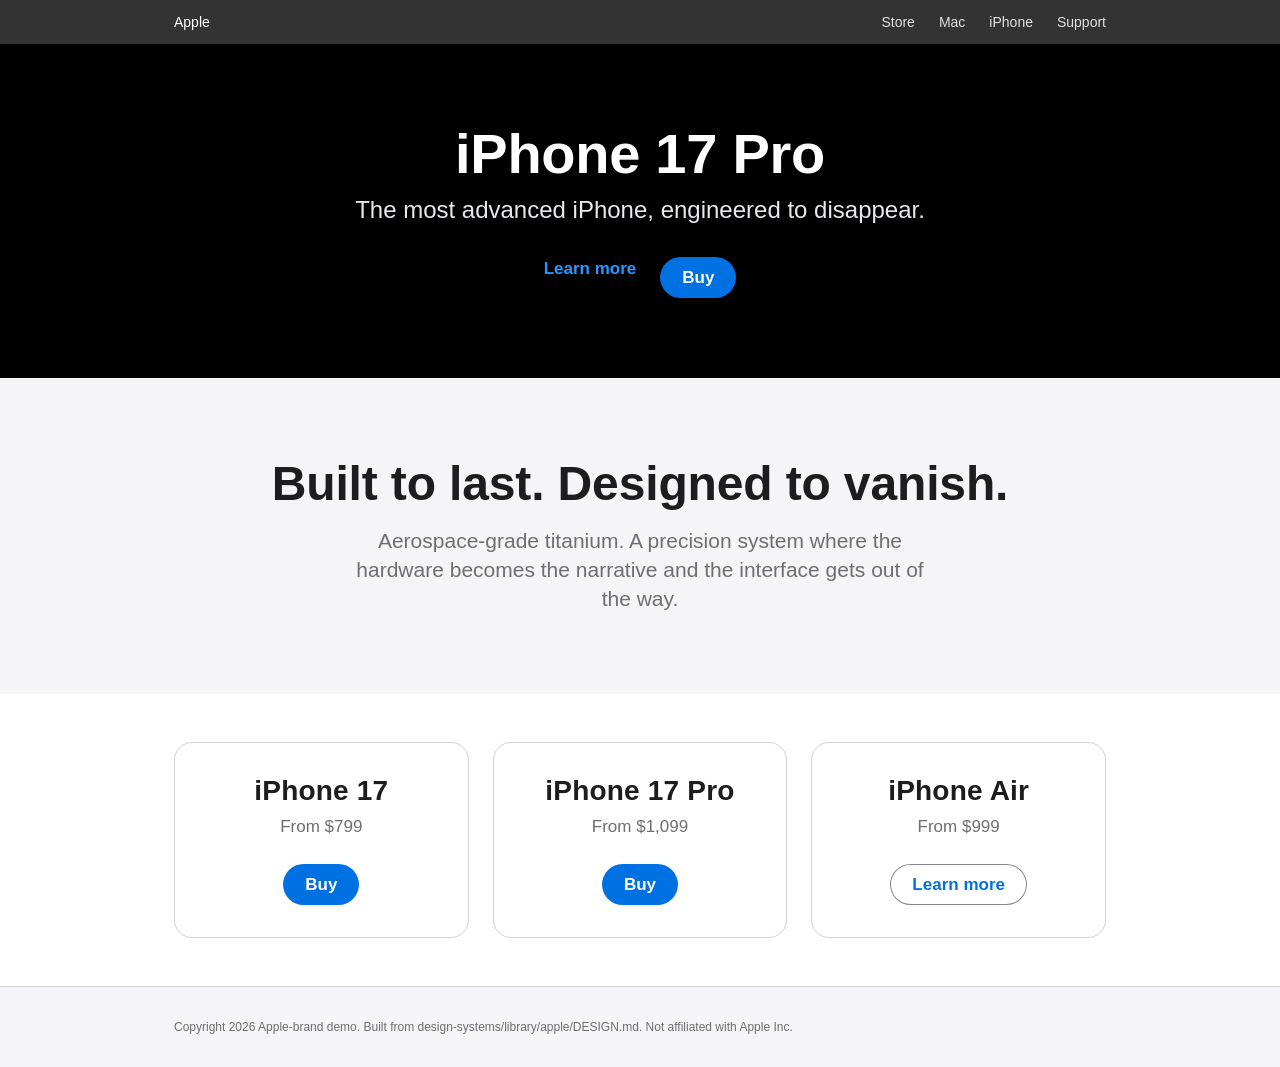
<file: .cursor/skills/ux-ui-agent-skills/kit/examples/apple-demo/index.html>
<!doctype html>
<html lang="en">
<head>
<meta charset="utf-8" />
<meta name="viewport" content="width=device-width, initial-scale=1" />
<title>Apple-brand demo - built from design-systems/library/apple/DESIGN.md</title>
<style>
/* === tokens straight from apple/DESIGN.md === */
:root{
  --black:#000000;--pale:#f5f5f7;--white:#ffffff;--ink:#1d1d1f;
  --graphite:#272729;
  --action:#0071e3;--action-hover:#0066cc;--link:#0066cc;--link-on-dark:#2997ff;
  --text-secondary:#6e6e73;--border-soft:#d2d2d7;--border-mid:#86868b;
  --font-display:"SF Pro Display","SF Pro Icons","Helvetica Neue",Helvetica,Arial,sans-serif;
  --font-text:"SF Pro Text","SF Pro Icons","Helvetica Neue",Helvetica,Arial,sans-serif;
  --radius-pill:980px;--radius-card:18px;
  --space-2:8px;--space-3:12px;--space-4:16px;--space-6:24px;--space-8:32px;--space-12:48px;--space-20:80px;
}
*{box-sizing:border-box;margin:0}
body{font-family:var(--font-text);color:var(--ink);background:var(--white);-webkit-font-smoothing:antialiased}
.wrap{max-inline-size:980px;margin-inline:auto;padding-inline:var(--space-6)}
/* pill button - Apple signature capsule */
.btn{display:inline-flex;align-items:center;gap:var(--space-2);font:600 17px/1 var(--font-text);
  padding:12px 22px;border:0;border-radius:var(--radius-pill);cursor:pointer;
  background:var(--action);color:var(--white);text-decoration:none}
.btn:hover{background:var(--action-hover)}
.btn:focus-visible{outline:3px solid var(--action);outline-offset:3px}
.btn--ghost{background:transparent;color:var(--action);box-shadow:inset 0 0 0 1px var(--border-mid)}
.btn--ghost:hover{background:var(--pale);color:var(--link)}
.link{color:var(--link);text-decoration:none;font:600 17px/1.4 var(--font-text)}
.link:hover{text-decoration:underline}
.link--on-dark{color:var(--link-on-dark)}
/* nav */
.nav{background:rgba(0,0,0,.8);backdrop-filter:saturate(180%) blur(20px);color:var(--white);position:sticky;top:0;z-index:9}
.nav .wrap{display:flex;align-items:center;justify-content:space-between;height:44px;font:400 14px/1 var(--font-text)}
.nav a{color:var(--white);text-decoration:none;opacity:.85}.nav a:hover{opacity:1}
/* hero - black cinematic chapter */
.hero{background:var(--black);color:var(--white);text-align:center;padding-block:var(--space-20)}
.hero h1{font:600 56px/1.07 var(--font-display);letter-spacing:-.28px}
.hero p{font:400 24px/1.2 var(--font-display);margin-top:var(--space-3);color:#e8e8ed}
.hero .actions{display:flex;gap:var(--space-6);justify-content:center;margin-top:var(--space-8)}
/* pale feature band */
.band{background:var(--pale);color:var(--ink);text-align:center;padding-block:var(--space-20)}
.band h2{font:600 48px/1.08 var(--font-display);letter-spacing:-.144px}
.band p{font:400 21px/1.4 var(--font-text);color:var(--text-secondary);margin-top:var(--space-4);max-inline-size:600px;margin-inline:auto}
/* product grid (white retail surface) */
.grid{display:grid;gap:var(--space-6);grid-template-columns:1fr;padding-block:var(--space-12)}
@media(min-width:734px){.grid{grid-template-columns:repeat(3,1fr)}}
.card{background:var(--white);border:1px solid var(--border-soft);border-radius:var(--radius-card);padding:var(--space-8);text-align:center}
.card h3{font:600 28px/1.14 var(--font-display);letter-spacing:.196px}
.card .price{font:400 17px/1.47 var(--font-text);color:var(--text-secondary);margin-block:var(--space-2) var(--space-6)}
.foot{background:var(--pale);color:var(--text-secondary);font:400 12px/1.4 var(--font-text);padding-block:var(--space-8);border-top:1px solid var(--border-soft)}
</style>
</head>
<body>
<nav class="nav"><div class="wrap"><span>Apple</span><span style="display:flex;flex-wrap:wrap;justify-content:flex-end;gap:var(--space-6);min-inline-size:0"><a href="#">Store</a><a href="#">Mac</a><a href="#">iPhone</a><a href="#">Support</a></span></div></nav>

<header class="hero">
  <div class="wrap">
    <h1>iPhone 17 Pro</h1>
    <p>The most advanced iPhone, engineered to disappear.</p>
    <div class="actions">
      <a class="link link--on-dark" href="#">Learn more</a>
      <a class="btn" href="#">Buy</a>
    </div>
  </div>
</header>

<section class="band">
  <div class="wrap">
    <h2>Built to last. Designed to vanish.</h2>
    <p>Aerospace-grade titanium. A precision system where the hardware becomes the narrative and the interface gets out of the way.</p>
  </div>
</section>

<section class="wrap">
  <div class="grid">
    <div class="card"><h3>iPhone 17</h3><div class="price">From $799</div><a class="btn" href="#">Buy</a></div>
    <div class="card"><h3>iPhone 17 Pro</h3><div class="price">From $1,099</div><a class="btn" href="#">Buy</a></div>
    <div class="card"><h3>iPhone Air</h3><div class="price">From $999</div><a class="btn btn--ghost" href="#">Learn more</a></div>
  </div>
</section>

<footer class="foot"><div class="wrap">Copyright 2026 Apple-brand demo. Built from design-systems/library/apple/DESIGN.md. Not affiliated with Apple Inc.</div></footer>
</body>
</html>
</file>
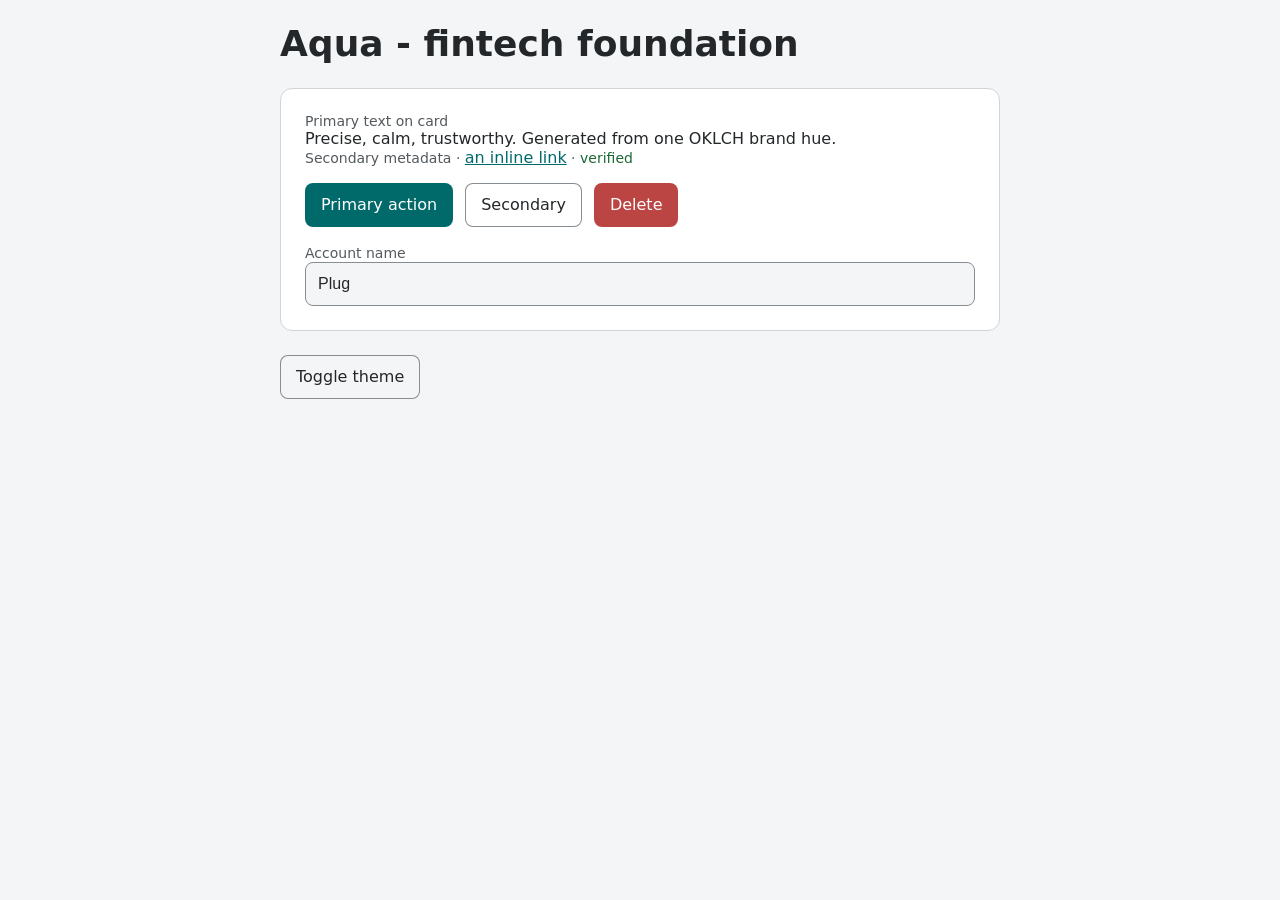
<file: .cursor/skills/ux-ui-agent-skills/kit/examples/brandkit-demo/index.html>
<!doctype html>
<html lang="en" data-theme="light">
<head>
<meta charset="utf-8" />
<meta name="viewport" content="width=device-width, initial-scale=1" />
<title>brandkit-demo - generated foundation, verified</title>
<link rel="stylesheet" href="theme.css" />
<style>
  *{box-sizing:border-box;margin:0}
  body{font-family:var(--font-sans);background:var(--color-surface-page);color:var(--color-text-primary);padding:var(--space-6)}
  .wrap{max-inline-size:720px;margin-inline:auto;display:grid;gap:var(--space-6)}
  .h{font-size:var(--text-4xl);font-weight:700;line-height:1.1}
  .card{background:var(--color-surface-card);border:1px solid var(--color-border-default);border-radius:var(--radius-card);padding:var(--space-6);display:grid;gap:var(--space-4)}
  .label{font-size:var(--text-sm);color:var(--color-text-secondary)}
  .link{color:var(--color-text-link);font-size:var(--text-base)}
  .row{display:flex;gap:var(--space-3);flex-wrap:wrap}
  .btn{height:var(--size-control-md);padding-inline:var(--space-4);border:0;border-radius:var(--radius-button);font:500 var(--text-base)/1 var(--font-sans);cursor:pointer;
    background:var(--color-action-primary);color:var(--color-text-on-action)}
  .btn:hover{background:var(--color-action-primary-hover)}
  .btn:focus-visible{outline:none;box-shadow:var(--shadow-focus-ring)}
  .btn--secondary{background:transparent;color:var(--color-text-primary);box-shadow:inset 0 0 0 1px var(--color-border-strong)}
  .btn--secondary:hover{background:var(--color-surface-raised)}
  .btn--secondary:focus-visible{box-shadow:inset 0 0 0 1px var(--color-border-strong),var(--shadow-focus-ring)}
  .btn--danger{background:var(--color-action-danger);color:var(--color-text-on-action)}
  .btn--danger:hover{background:var(--color-action-danger-hover)}
  .ok{color:var(--color-feedback-success);font-size:var(--text-sm)}
  .field input{height:var(--size-control-md);padding-inline:var(--space-3);border:1px solid var(--color-border-strong);border-radius:var(--radius-button);background:var(--color-surface-page);color:var(--color-text-primary);font-size:var(--text-base);inline-size:100%}
</style>
</head>
<body>
<div class="wrap">
  <h1 class="h">Aqua - fintech foundation</h1>
  <div class="card">
    <div>
      <div class="label">Primary text on card</div>
      <p>Precise, calm, trustworthy. Generated from one OKLCH brand hue.</p>
      <div class="label">Secondary metadata · <a class="link" href="#">an inline link</a> · <span class="ok">verified</span></div>
    </div>
    <div class="row">
      <button class="btn">Primary action</button>
      <button class="btn btn--secondary">Secondary</button>
      <button class="btn btn--danger">Delete</button>
    </div>
    <div class="field">
      <label class="label" for="acct">Account name</label>
      <input id="acct" value="Plug" />
    </div>
  </div>
  <button class="btn btn--secondary" id="t" style="justify-self:start">Toggle theme</button>
</div>
<script>
  const r=document.documentElement;
  document.getElementById('t').onclick=()=>r.setAttribute('data-theme',r.getAttribute('data-theme')==='dark'?'light':'dark');
</script>
</body>
</html>
</file>
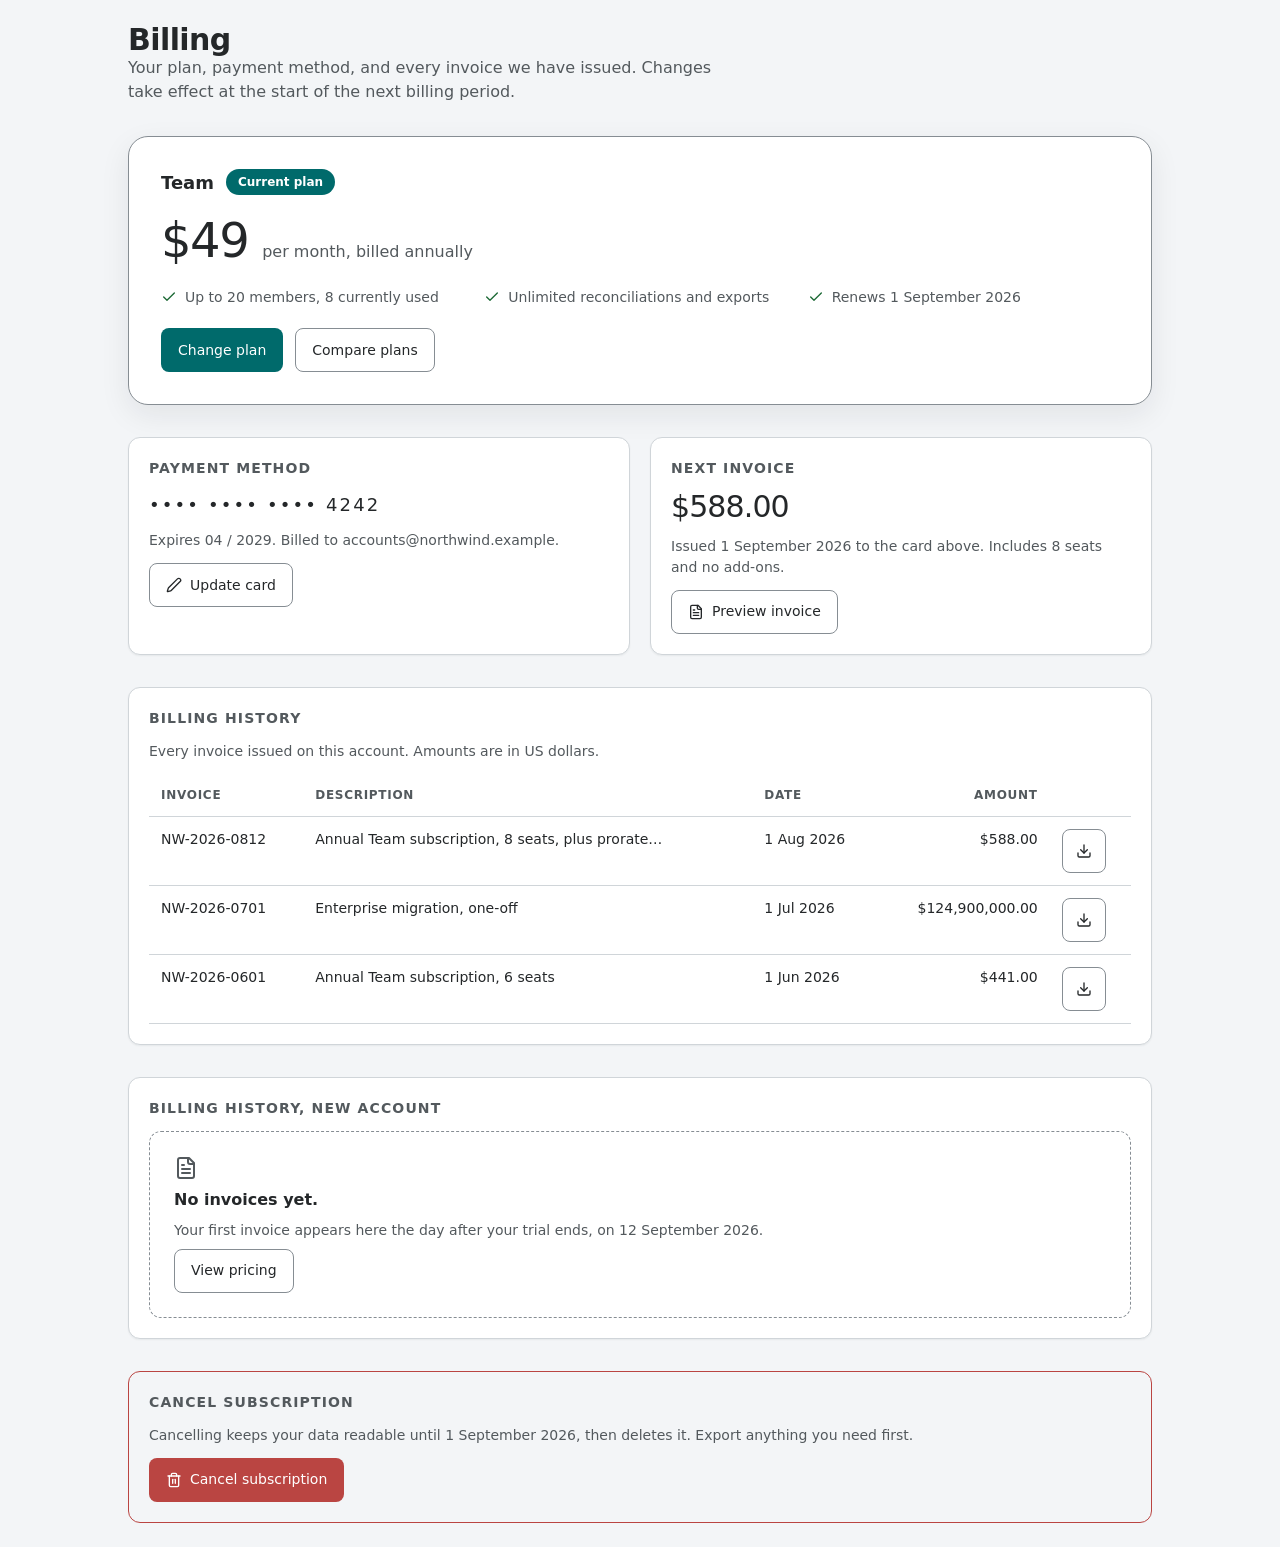
<file: .cursor/skills/ux-ui-agent-skills/kit/evals/out/billing-settings/index.html>
<!doctype html>
<html lang="en" data-theme="light">
<head>
<meta charset="utf-8" />
<meta name="viewport" content="width=device-width, initial-scale=1" />
<title>Billing - Northwind</title>
<link rel="stylesheet" href="../../../examples/brandkit-demo/theme.css" />
<style>
  *{box-sizing:border-box;margin:0}
  body{font-family:var(--font-sans);background:var(--color-surface-page);color:var(--color-text-primary);
    line-height:var(--leading-normal);padding:var(--space-6)}
  .page{max-inline-size:64rem;margin-inline:auto;display:grid;grid-template-columns:minmax(0,1fr);gap:var(--space-8)}
  .lede{color:var(--color-text-secondary);max-inline-size:60ch}
  h1{font-size:var(--text-3xl);line-height:var(--leading-tight);letter-spacing:-0.02em}
  h2{font-size:var(--text-lg);line-height:var(--leading-snug)}
  h3{font-size:var(--text-sm);font-weight:600;color:var(--color-text-secondary);
    text-transform:uppercase;letter-spacing:0.08em}

  /* One loud panel, then quieter ones: the plan is the focal point of this page. */
  .plan{background:var(--color-surface-card);border:1px solid var(--color-border-strong);
    border-radius:var(--radius-lg);padding:var(--space-8);box-shadow:var(--shadow-md);
    display:grid;grid-template-columns:minmax(0,1fr);gap:var(--space-5)}
  .plan__price{font-size:var(--text-5xl);line-height:var(--leading-tight);letter-spacing:-0.03em}
  .plan__price span{font-size:var(--text-base);color:var(--color-text-secondary);letter-spacing:normal}
  .plan__meta{display:flex;flex-wrap:wrap;gap:var(--space-3);align-items:center}
  .feature{display:flex;gap:var(--space-2);align-items:flex-start;font-size:var(--text-sm);
    color:var(--color-text-secondary)}
  .feature svg{color:var(--color-feedback-success);flex:none;margin-block-start:0.125rem}

  .panels{display:grid;gap:var(--space-5);grid-template-columns:repeat(auto-fit,minmax(min(18rem,100%),1fr))}
  .panel{background:var(--color-surface-card);border:1px solid var(--color-border-default);
    border-radius:var(--radius-card);padding:var(--space-5);box-shadow:var(--shadow-sm);
    display:grid;grid-template-columns:minmax(0,1fr);gap:var(--space-3);align-content:start}
  .panel > *{min-inline-size:0}

  .badge{display:inline-flex;align-items:center;gap:var(--space-1);inline-size:fit-content;
    padding:var(--space-1) var(--space-3);border-radius:var(--radius-full);font-size:var(--text-xs);
    font-weight:600;background:var(--color-surface-raised);color:var(--color-text-secondary)}
  .badge--live{background:var(--color-action-primary);color:var(--color-text-on-action)}

  .btn{display:inline-flex;align-items:center;justify-content:center;gap:var(--space-2);
    min-block-size:var(--size-control-md);min-inline-size:var(--size-control-md);
    padding-inline:var(--space-4);border:1px solid transparent;border-radius:var(--radius-button);
    font:inherit;font-weight:500;font-size:var(--text-sm);cursor:pointer;
    background:var(--color-action-primary);color:var(--color-text-on-action);
    transition:background var(--duration-fast) var(--ease-out)}
  .btn:hover{background:var(--color-action-primary-hover)}
  .btn:focus-visible{outline:none;box-shadow:var(--shadow-focus-ring)}
  .btn[disabled]{opacity:.5;cursor:not-allowed}
  .btn--secondary{background:transparent;color:var(--color-text-primary);border-color:var(--color-border-strong)}
  .btn--secondary:hover{background:var(--color-surface-raised)}
  .btn--danger{background:var(--color-action-danger);color:var(--color-text-on-action)}
  .btn--danger:hover{background:var(--color-action-danger-hover)}
  .btn svg{inline-size:1rem;block-size:1rem;fill:none;stroke:currentColor;stroke-width:2;
    stroke-linecap:round;stroke-linejoin:round;flex:none}
  .actions{display:flex;flex-wrap:wrap;gap:var(--space-3)}

  .card-number{font-size:var(--text-lg);letter-spacing:0.12em}
  /* An email or URL is one unbreakable token; `anywhere` also shrinks the
     element's min-content size, which is what keeps the card from widening. */
  .muted{color:var(--color-text-secondary);font-size:var(--text-sm);overflow-wrap:anywhere}

  /* A wide table is allowed to scroll inside its own panel, never to widen the page. */
  .scroller{overflow-x:auto}
  table{border-collapse:collapse;inline-size:100%;min-inline-size:34rem;font-size:var(--text-sm)}
  caption{text-align:start;padding-block-end:var(--space-3);color:var(--color-text-secondary);
    font-size:var(--text-sm)}
  th,td{text-align:start;padding:var(--space-3);border-block-end:1px solid var(--color-border-default);
    vertical-align:top}
  th{font-size:var(--text-xs);text-transform:uppercase;letter-spacing:0.06em;color:var(--color-text-secondary)}
  td.num{text-align:end;font-variant-numeric:tabular-nums;white-space:nowrap}
  .trunc{display:block;max-inline-size:22rem;overflow:hidden;text-overflow:ellipsis;white-space:nowrap}

  .empty{display:grid;gap:var(--space-2);justify-items:start;padding:var(--space-6);
    border:1px dashed var(--color-border-strong);border-radius:var(--radius-card)}
  .empty svg{inline-size:1.5rem;block-size:1.5rem;fill:none;stroke:currentColor;stroke-width:1.5;
    color:var(--color-text-secondary)}

  .danger-zone{border:1px solid var(--color-action-danger);border-radius:var(--radius-card);
    padding:var(--space-5);display:grid;gap:var(--space-3);justify-items:start}

  .backdrop{position:fixed;inset:0;display:grid;place-items:center;padding:var(--space-4);z-index:50;
    background:color-mix(in srgb, var(--color-surface-inverse) 62%, transparent)}
  .backdrop[hidden]{display:none}
  .dialog{background:var(--color-surface-card);border-radius:var(--radius-lg);padding:var(--space-6);
    inline-size:min(28rem,100%);box-shadow:var(--shadow-lg);display:grid;gap:var(--space-4)}
  .dialog__head{display:flex;gap:var(--space-3);align-items:flex-start}
  .dialog__head svg{inline-size:1.25rem;block-size:1.25rem;fill:none;stroke:currentColor;stroke-width:2;
    color:var(--color-action-danger);flex:none;margin-block-start:0.125rem}
  .field{display:grid;gap:var(--space-2)}
  .field label{font-size:var(--text-sm);font-weight:500}
  input[type=text]{inline-size:100%;min-inline-size:0;min-block-size:var(--size-control-md);
    padding-inline:var(--space-3);border:1px solid var(--color-border-strong);
    border-radius:var(--radius-button);background:var(--color-surface-page);
    color:var(--color-text-primary);font:inherit;font-size:var(--text-base)}
  input[type=text]:focus-visible{outline:none;box-shadow:var(--shadow-focus-ring)}

  /* An absolutely positioned sr-only span resolves against the initial containing
     block when no ancestor is positioned, so inside a horizontal scroller it lands
     outside the viewport and inflates the document's scroll width. Give it a
     positioned ancestor and it stays where it belongs. */
  .sr-only{position:absolute;inline-size:1px;block-size:1px;overflow:hidden;clip-path:inset(50%);
    white-space:nowrap}
  .btn,td,th,.card-number{position:relative}

  /* Motion is a courtesy, never the thing that makes content visible. */
  @media (prefers-reduced-motion: reduce){
    /* The reset is the near-zero duration itself, so it cannot come from a motion token. */
    *,*::before,*::after{animation-duration:1ms !important;animation-iteration-count:1 !important; /* ds-allow-hardcode */
      transition-duration:1ms !important;scroll-behavior:auto !important} /* ds-allow-hardcode */
  }
</style>
</head>
<body>
<main class="page">
  <header>
    <h1>Billing</h1>
    <p class="lede">Your plan, payment method, and every invoice we have issued. Changes take effect
      at the start of the next billing period.</p>
  </header>

  <section class="plan" aria-labelledby="plan-h">
    <div class="plan__meta">
      <h2 id="plan-h">Team</h2>
      <span class="badge badge--live">Current plan</span>
    </div>
    <p class="plan__price">$49 <span>per month, billed annually</span></p>
    <div class="panels" style="gap:var(--space-3)">
      <p class="feature"><svg aria-hidden="true" width="16" height="16"><use href="#i-check"/></svg>
        Up to 20 members, 8 currently used</p>
      <p class="feature"><svg aria-hidden="true" width="16" height="16"><use href="#i-check"/></svg>
        Unlimited reconciliations and exports</p>
      <p class="feature"><svg aria-hidden="true" width="16" height="16"><use href="#i-check"/></svg>
        Renews 1 September 2026</p>
    </div>
    <div class="actions">
      <button class="btn" type="button">Change plan</button>
      <button class="btn btn--secondary" type="button">Compare plans</button>
    </div>
  </section>

  <div class="panels">
    <section class="panel" aria-labelledby="pay-h">
      <h3 id="pay-h">Payment method</h3>
      <p class="card-number">
        <span aria-hidden="true">&bull;&bull;&bull;&bull; &bull;&bull;&bull;&bull; &bull;&bull;&bull;&bull; 4242</span>
        <span class="sr-only">Visa card ending in 4242</span>
      </p>
      <p class="muted">Expires 04 / 2029. Billed to accounts@northwind.example.</p>
      <div class="actions">
        <button class="btn btn--secondary" type="button">
          <svg aria-hidden="true"><use href="#i-pencil"/></svg>Update card</button>
      </div>
    </section>

    <section class="panel" aria-labelledby="next-h">
      <h3 id="next-h">Next invoice</h3>
      <p class="plan__price" style="font-size:var(--text-3xl)">$588.00</p>
      <p class="muted">Issued 1 September 2026 to the card above. Includes 8 seats and no add-ons.</p>
      <div class="actions">
        <button class="btn btn--secondary" type="button">
          <svg aria-hidden="true"><use href="#i-file-text"/></svg>Preview invoice</button>
      </div>
    </section>
  </div>

  <section class="panel" aria-labelledby="hist-h">
    <h3 id="hist-h">Billing history</h3>
    <div class="scroller">
      <table>
        <caption>Every invoice issued on this account. Amounts are in US dollars.</caption>
        <thead>
          <tr><th scope="col">Invoice</th><th scope="col">Description</th><th scope="col">Date</th>
            <th scope="col" style="text-align:end">Amount</th><th scope="col"><span class="sr-only">Download</span></th></tr>
        </thead>
        <tbody>
          <tr>
            <td>NW-2026-0812</td>
            <td><span class="trunc" title="Annual Team subscription, 8 seats, plus prorated seat additions for August">Annual Team subscription, 8 seats, plus prorated seat additions for August</span></td>
            <td>1 Aug 2026</td>
            <td class="num">$588.00</td>
            <td><button class="btn btn--secondary" type="button" style="padding-inline:var(--space-2)">
              <svg aria-hidden="true"><use href="#i-download"/></svg><span class="sr-only">Download invoice NW-2026-0812</span></button></td>
          </tr>
          <tr>
            <td>NW-2026-0701</td>
            <td><span class="trunc" title="Enterprise migration, one-off">Enterprise migration, one-off</span></td>
            <td>1 Jul 2026</td>
            <td class="num">$124,900,000.00</td>
            <td><button class="btn btn--secondary" type="button" style="padding-inline:var(--space-2)">
              <svg aria-hidden="true"><use href="#i-download"/></svg><span class="sr-only">Download invoice NW-2026-0701</span></button></td>
          </tr>
          <tr>
            <td>NW-2026-0601</td>
            <td><span class="trunc" title="Annual Team subscription, 6 seats">Annual Team subscription, 6 seats</span></td>
            <td>1 Jun 2026</td>
            <td class="num">$441.00</td>
            <td><button class="btn btn--secondary" type="button" style="padding-inline:var(--space-2)">
              <svg aria-hidden="true"><use href="#i-download"/></svg><span class="sr-only">Download invoice NW-2026-0601</span></button></td>
          </tr>
        </tbody>
      </table>
    </div>
  </section>

  <section class="panel" aria-labelledby="hist2-h">
    <h3 id="hist2-h">Billing history, new account</h3>
    <div class="empty">
      <svg aria-hidden="true"><use href="#i-file-text"/></svg>
      <p><strong>No invoices yet.</strong></p>
      <p class="muted">Your first invoice appears here the day after your trial ends, on 12 September 2026.</p>
      <button class="btn btn--secondary" type="button">View pricing</button>
    </div>
  </section>

  <section class="danger-zone" aria-labelledby="cancel-h">
    <h3 id="cancel-h">Cancel subscription</h3>
    <p class="muted">Cancelling keeps your data readable until 1 September 2026, then deletes it.
      Export anything you need first.</p>
    <button class="btn btn--danger" type="button" id="cancelTrigger">
      <svg aria-hidden="true"><use href="#i-trash"/></svg>Cancel subscription</button>
  </section>
</main>

<div class="backdrop" id="backdrop" hidden>
  <div class="dialog" role="dialog" aria-modal="true" aria-labelledby="dlg-title" aria-describedby="dlg-desc">
    <div class="dialog__head">
      <svg aria-hidden="true"><use href="#i-alert-triangle"/></svg>
      <h2 id="dlg-title">Cancel the Team subscription?</h2>
    </div>
    <p id="dlg-desc" class="muted">Billing stops immediately. Your workspace stays readable until
      1 September 2026 and is deleted after that. This cannot be undone.</p>
    <div class="field">
      <label for="confirmField">Type CANCEL to confirm</label>
      <input type="text" id="confirmField" autocomplete="off" autocapitalize="characters"
        aria-describedby="confirmHint" />
      <p id="confirmHint" class="muted">Confirmation is case sensitive.</p>
    </div>
    <div class="actions">
      <button class="btn btn--secondary" type="button" id="keepBtn">Keep subscription</button>
      <button class="btn btn--danger" type="button" id="confirmBtn" disabled>
        <svg aria-hidden="true"><use href="#i-trash"/></svg>Cancel subscription</button>
    </div>
  </div>
</div>

<script src="../../../examples/component-states/icons.js"></script>
<script>
  const trigger = document.getElementById('cancelTrigger');
  const bd = document.getElementById('backdrop');
  const keep = document.getElementById('keepBtn');
  const confirmBtn = document.getElementById('confirmBtn');
  const field = document.getElementById('confirmField');
  const SEL = 'a[href],button:not([disabled]),input,select,textarea,[tabindex]:not([tabindex="-1"])';
  let last = null;

  function open() {
    last = document.activeElement;
    bd.hidden = false;
    field.value = '';
    confirmBtn.disabled = true;
    field.focus();
  }
  function close() { bd.hidden = true; last && last.focus(); }

  trigger.addEventListener('click', open);
  keep.addEventListener('click', close);
  confirmBtn.addEventListener('click', close);
  field.addEventListener('input', () => { confirmBtn.disabled = field.value !== 'CANCEL'; });
  bd.addEventListener('click', e => { if (e.target === bd) close(); });
  document.addEventListener('keydown', e => {
    if (bd.hidden) return;
    if (e.key === 'Escape') return close();
    if (e.key !== 'Tab') return;
    const f = [...bd.querySelectorAll(SEL)];
    const first = f[0], lastEl = f[f.length - 1];
    if (e.shiftKey && document.activeElement === first) { e.preventDefault(); lastEl.focus(); }
    else if (!e.shiftKey && document.activeElement === lastEl) { e.preventDefault(); first.focus(); }
  });
</script>
</body>
</html>
</file>
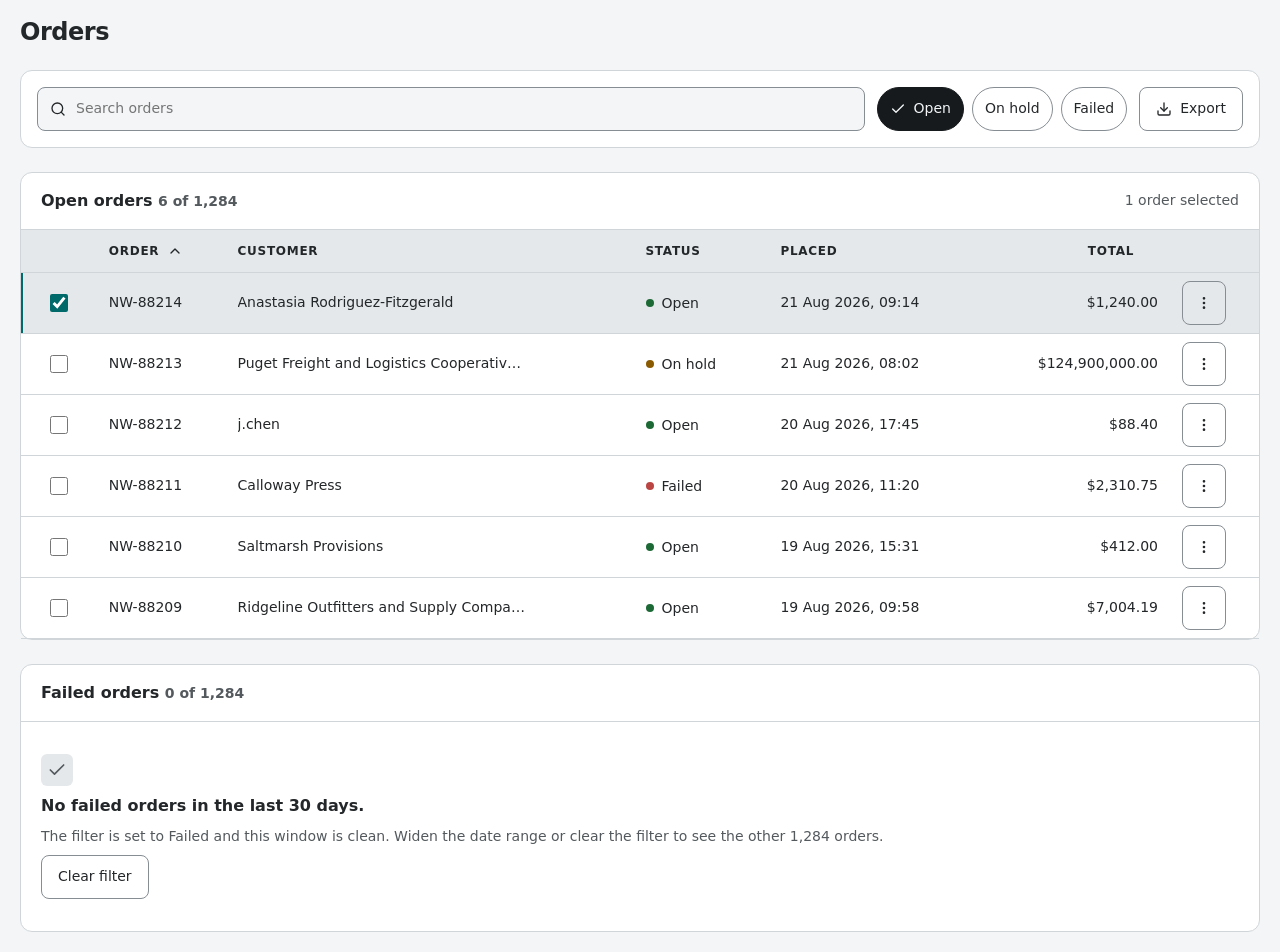
<file: .cursor/skills/ux-ui-agent-skills/kit/evals/out/data-density/index.html>
<!doctype html>
<html lang="en" data-theme="light">
<head>
<meta charset="utf-8" /><meta name="viewport" content="width=device-width, initial-scale=1" />
<title>Orders - operations</title>
<link rel="stylesheet" href="../../../examples/brandkit-demo/theme.css" />
<style>
  *{box-sizing:border-box;margin:0}
  body{font-family:var(--font-sans);background:var(--color-surface-page);color:var(--color-text-primary);
    line-height:var(--leading-normal);padding:var(--space-5);overflow-wrap:anywhere}
  .page{max-inline-size:78rem;margin-inline:auto;display:grid;grid-template-columns:minmax(0,1fr);
    gap:var(--space-6)}
  h1{font-size:var(--text-2xl);line-height:var(--leading-tight);letter-spacing:-0.02em}
  h2{font-size:var(--text-base)}
  .muted{color:var(--color-text-secondary);font-size:var(--text-sm)}

  /* Density is deliberate: the filter bar breathes, the rows do not. */
  .bar{display:flex;flex-wrap:wrap;gap:var(--space-3);align-items:center;
    padding:var(--space-4);background:var(--color-surface-card);
    border:1px solid var(--color-border-default);border-radius:var(--radius-card)}
  .bar__group{display:flex;flex-wrap:wrap;gap:var(--space-2);align-items:center}
  .search{flex:1 1 14rem;min-inline-size:0;display:flex;align-items:center;gap:var(--space-2);
    padding-inline:var(--space-3);min-block-size:var(--size-control-md);
    border:1px solid var(--color-border-strong);border-radius:var(--radius-button);
    background:var(--color-surface-page)}
  .search input{border:0;background:none;font:inherit;font-size:var(--text-sm);
    color:var(--color-text-primary);inline-size:100%;min-inline-size:0;padding-block:var(--space-2)}
  .search input:focus-visible{outline:none}
  .search:focus-within{box-shadow:var(--shadow-focus-ring)}

  .chip{display:inline-flex;align-items:center;gap:var(--space-2);min-block-size:var(--size-control-md);
    padding-inline:var(--space-3);border:1px solid var(--color-border-strong);
    border-radius:var(--radius-pill);background:transparent;color:var(--color-text-primary);
    font:inherit;font-size:var(--text-sm);cursor:pointer}
  .chip:hover{background:var(--color-surface-raised)}
  .chip:focus-visible{outline:none;box-shadow:var(--shadow-focus-ring)}
  .chip[aria-pressed="true"]{background:var(--color-surface-inverse);color:var(--color-text-inverse);
    border-color:var(--color-surface-inverse)}
  .chip[aria-pressed="true"] .ico{display:inline}
  .chip .ico{display:none}

  .btn{display:inline-flex;align-items:center;justify-content:center;gap:var(--space-2);
    min-block-size:var(--size-control-md);min-inline-size:var(--size-control-md);
    padding-inline:var(--space-4);border:1px solid transparent;border-radius:var(--radius-button);
    font:inherit;font-weight:500;font-size:var(--text-sm);cursor:pointer;
    background:var(--color-action-primary);color:var(--color-text-on-action)}
  .btn:hover{background:var(--color-action-primary-hover)}
  .btn:focus-visible{outline:none;box-shadow:var(--shadow-focus-ring)}
  .btn--secondary{background:transparent;color:var(--color-text-primary);border-color:var(--color-border-strong)}
  .btn--secondary:hover{background:var(--color-surface-raised)}
  .ico,.btn svg{inline-size:1rem;block-size:1rem;fill:none;stroke:currentColor;stroke-width:2;
    stroke-linecap:round;stroke-linejoin:round;flex:none}

  .panel{background:var(--color-surface-card);border:1px solid var(--color-border-default);
    border-radius:var(--radius-card);display:grid;grid-template-columns:minmax(0,1fr)}
  .panel__head{display:flex;flex-wrap:wrap;gap:var(--space-3);align-items:center;
    justify-content:space-between;padding:var(--space-4) var(--space-5);
    border-block-end:1px solid var(--color-border-default)}
  .scroller{overflow-x:auto}
  table{border-collapse:collapse;inline-size:100%;min-inline-size:46rem;font-size:var(--text-sm)}
  th,td{text-align:start;padding:var(--space-2) var(--space-3);
    border-block-end:1px solid var(--color-border-default);position:relative}
  thead th{padding:0;background:var(--color-surface-raised)}
  .sort{inline-size:100%;display:flex;align-items:center;gap:var(--space-2);
    padding:var(--space-3);border:0;background:none;font:inherit;font-size:var(--text-xs);
    font-weight:600;text-transform:uppercase;letter-spacing:0.06em;color:var(--color-text-primary);
    cursor:pointer;text-align:start}
  /* Secondary text on the raised header row is only 4.24:1 in dark. A column label
     is not decoration, so it takes the primary colour and quietens by weight instead. */
  .sort:hover{background:var(--color-surface-page)}
  .sort:focus-visible{outline:none;box-shadow:var(--shadow-focus-ring)}
  .sort .ico{opacity:0}
  th[aria-sort] .sort .ico{opacity:1;color:var(--color-text-primary)}
  td.num{text-align:end;font-variant-numeric:tabular-nums;white-space:nowrap}
  .trunc{display:block;max-inline-size:18rem;overflow:hidden;text-overflow:ellipsis;white-space:nowrap}
  tbody tr:hover{background:var(--color-surface-raised)}

  /* Selection is never colour alone: a checked box, a bold row, and a left rule. */
  tr[aria-selected="true"]{background:var(--color-surface-raised);font-weight:500}
  tr[aria-selected="true"] td:first-child{box-shadow:inset 2px 0 0 0 var(--color-action-primary)}
  .pick{display:flex;align-items:center;justify-content:center;padding:var(--space-2);cursor:pointer}
  .pick input{inline-size:1.125rem;block-size:1.125rem;accent-color:var(--color-action-primary);margin:0}
  .pick input:focus-visible{outline:none;box-shadow:var(--shadow-focus-ring)}

  .status{display:inline-flex;align-items:center;gap:var(--space-2);white-space:nowrap}
  .dot{inline-size:.5rem;block-size:.5rem;border-radius:var(--radius-full);flex:none}
  .dot--ok{background:var(--color-feedback-success)}
  .dot--hold{background:var(--color-feedback-warning)}
  .dot--fail{background:var(--color-action-danger)}

  .empty{display:grid;gap:var(--space-2);justify-items:start;padding:var(--space-8) var(--space-5)}
  .empty .mark{inline-size:2rem;block-size:2rem;display:grid;place-items:center;
    border-radius:var(--radius-sm);background:var(--color-surface-raised);color:var(--color-text-secondary)}
  .empty .mark svg{inline-size:1.25rem;block-size:1.25rem;stroke-width:1.5}
  .sr-only{position:absolute;inline-size:1px;block-size:1px;overflow:hidden;clip-path:inset(50%);
    white-space:nowrap}
  @media (prefers-reduced-motion: reduce){
    *,*::before,*::after{animation-duration:1ms !important;animation-iteration-count:1 !important; /* ds-allow-hardcode */
      transition-duration:1ms !important;scroll-behavior:auto !important} /* ds-allow-hardcode */
  }
</style>
</head>
<body>
<main class="page">
  <h1>Orders</h1>

  <div class="bar">
    <label class="search">
      <svg class="ico" aria-hidden="true"><use href="#i-search"/></svg>
      <span class="sr-only">Search orders by number or customer</span>
      <input type="search" placeholder="Search orders" />
    </label>
    <div class="bar__group" role="group" aria-label="Filter by status">
      <button class="chip" type="button" aria-pressed="true">
        <svg class="ico" aria-hidden="true"><use href="#i-check"/></svg>Open</button>
      <button class="chip" type="button" aria-pressed="false">
        <svg class="ico" aria-hidden="true"><use href="#i-check"/></svg>On hold</button>
      <button class="chip" type="button" aria-pressed="false">
        <svg class="ico" aria-hidden="true"><use href="#i-check"/></svg>Failed</button>
    </div>
    <button class="btn btn--secondary" type="button">
      <svg aria-hidden="true"><use href="#i-download"/></svg>Export</button>
  </div>

  <section class="panel" aria-labelledby="orders-h">
    <div class="panel__head">
      <h2 id="orders-h">Open orders <span class="muted">6 of 1,284</span></h2>
      <p class="muted" id="selCount" aria-live="polite">1 order selected</p>
    </div>
    <div class="scroller">
      <table>
        <caption class="sr-only">Open orders, sortable by column</caption>
        <thead>
          <tr>
            <th scope="col"><span class="sr-only">Select</span></th>
            <th scope="col" aria-sort="ascending">
              <button class="sort" type="button">Order<svg class="ico" aria-hidden="true"><use href="#i-chevron-up"/></svg>
                <span class="sr-only">sorted ascending, activate to sort descending</span></button></th>
            <th scope="col"><button class="sort" type="button">Customer
              <svg class="ico" aria-hidden="true"><use href="#i-chevron-down"/></svg>
              <span class="sr-only">activate to sort ascending</span></button></th>
            <th scope="col"><button class="sort" type="button">Status
              <svg class="ico" aria-hidden="true"><use href="#i-chevron-down"/></svg>
              <span class="sr-only">activate to sort ascending</span></button></th>
            <th scope="col"><button class="sort" type="button">Placed
              <svg class="ico" aria-hidden="true"><use href="#i-chevron-down"/></svg>
              <span class="sr-only">activate to sort ascending</span></button></th>
            <th scope="col"><button class="sort" type="button" style="justify-content:flex-end">Total
              <svg class="ico" aria-hidden="true"><use href="#i-chevron-down"/></svg>
              <span class="sr-only">activate to sort ascending</span></button></th>
            <th scope="col"><span class="sr-only">Row actions</span></th>
          </tr>
        </thead>
        <tbody id="rows"></tbody>
      </table>
    </div>
  </section>

  <section class="panel" aria-labelledby="none-h">
    <div class="panel__head"><h2 id="none-h">Failed orders <span class="muted">0 of 1,284</span></h2></div>
    <div class="empty">
      <span class="mark"><svg aria-hidden="true"><use href="#i-check"/></svg></span>
      <p><strong>No failed orders in the last 30 days.</strong></p>
      <p class="muted">The filter is set to Failed and this window is clean. Widen the date range or
        clear the filter to see the other 1,284 orders.</p>
      <button class="btn btn--secondary" type="button">Clear filter</button>
    </div>
  </section>
</main>
<script src="../../../examples/component-states/icons.js"></script>
<script>
  const ROWS = [
    ['NW-88214','Anastasia Rodriguez-Fitzgerald','ok','Open','21 Aug 2026, 09:14','$1,240.00',true],
    ['NW-88213','Puget Freight and Logistics Cooperative of Greater Seattle','hold','On hold','21 Aug 2026, 08:02','$124,900,000.00',false],
    ['NW-88212','j.chen','ok','Open','20 Aug 2026, 17:45','$88.40',false],
    ['NW-88211','Calloway Press','fail','Failed','20 Aug 2026, 11:20','$2,310.75',false],
    ['NW-88210','Saltmarsh Provisions','ok','Open','19 Aug 2026, 15:31','$412.00',false],
    ['NW-88209','Ridgeline Outfitters and Supply Company Limited','ok','Open','19 Aug 2026, 09:58','$7,004.19',false]
  ];
  document.getElementById('rows').innerHTML = ROWS.map(([id, cust, tone, status, placed, total, sel], i) => `
    <tr aria-selected="${sel}">
      <td><label class="pick"><input type="checkbox" ${sel ? 'checked' : ''} />
        <span class="sr-only">Select order ${id}</span></label></td>
      <td>${id}</td>
      <td><span class="trunc" title="${cust}">${cust}</span></td>
      <td><span class="status"><span class="dot dot--${tone}" aria-hidden="true"></span>${status}</span></td>
      <td>${placed}</td>
      <td class="num">${total}</td>
      <td><button class="btn btn--secondary" type="button" style="padding-inline:var(--space-2)">
        <svg aria-hidden="true"><use href="#i-more-vertical"/></svg>
        <span class="sr-only">Actions for order ${id}</span></button></td>
    </tr>`).join('');

  /* The headers declare aria-sort and draw a chevron, so they sort. Caught by
     verify_interactive on the first run of that gate: writing the affordance and
     forgetting the behaviour is apparently easy to do twice. */
  const table = document.querySelector('table');
  const tbody = document.getElementById('rows');
  for (const btn of table.querySelectorAll('th .sort')) {
    const th = btn.closest('th');
    const col = [...th.parentElement.children].indexOf(th);
    btn.addEventListener('click', () => {
      const asc = th.getAttribute('aria-sort') !== 'ascending';
      for (const other of table.querySelectorAll('th[aria-sort]')) if (other !== th) other.removeAttribute('aria-sort');
      th.setAttribute('aria-sort', asc ? 'ascending' : 'descending');
      const icon = btn.querySelector('use');
      if (icon) icon.setAttribute('href', asc ? '#i-chevron-up' : '#i-chevron-down');
      const num = th.textContent.includes('Total');
      const val = r => r.cells[col].textContent.trim();
      const rows = [...tbody.rows].sort((a, b) => (num
        ? Number(val(a).replace(/[^0-9.]/g, '')) - Number(val(b).replace(/[^0-9.]/g, ''))
        : val(a).localeCompare(val(b))) * (asc ? 1 : -1));
      rows.forEach(r => tbody.appendChild(r));
    });
  }

  document.getElementById('rows').addEventListener('change', e => {
    if (e.target.type !== 'checkbox') return;
    e.target.closest('tr').setAttribute('aria-selected', e.target.checked);
    const n = document.querySelectorAll('#rows input:checked').length;
    document.getElementById('selCount').textContent =
      n === 0 ? 'No orders selected' : n === 1 ? '1 order selected' : n + ' orders selected';
  });
  for (const chip of document.querySelectorAll('.chip')) {
    chip.addEventListener('click', () => chip.setAttribute('aria-pressed',
      chip.getAttribute('aria-pressed') === 'true' ? 'false' : 'true'));
  }
</script>
</body>
</html>
</file>
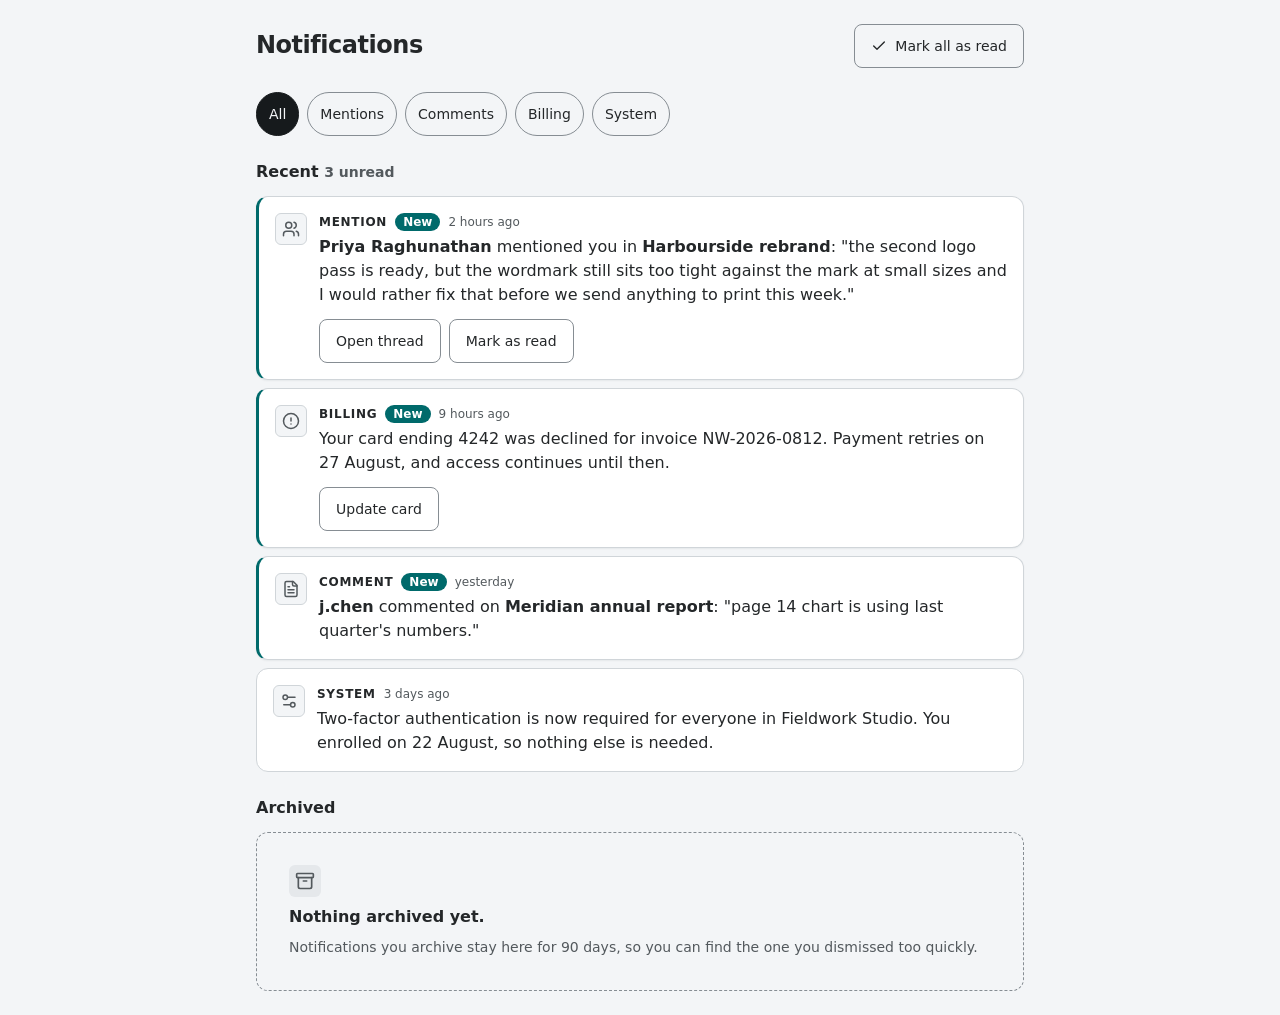
<file: .cursor/skills/ux-ui-agent-skills/kit/evals/out/notification-center/index.html>
<!doctype html>
<html lang="en" data-theme="light">
<head>
<meta charset="utf-8" /><meta name="viewport" content="width=device-width, initial-scale=1" />
<title>Notifications</title>
<link rel="stylesheet" href="../../../examples/brandkit-demo/theme.css" />
<style>
  *{box-sizing:border-box;margin:0}
  body{font-family:var(--font-sans);background:var(--color-surface-page);color:var(--color-text-primary);
    line-height:var(--leading-normal);padding:var(--space-6);overflow-wrap:anywhere}
  .page{max-inline-size:48rem;margin-inline:auto;display:grid;grid-template-columns:minmax(0,1fr);
    gap:var(--space-6)}
  .top{display:flex;flex-wrap:wrap;gap:var(--space-3);align-items:center;justify-content:space-between}
  h1{font-size:var(--text-2xl);line-height:var(--leading-tight);letter-spacing:-0.02em}
  h2{font-size:var(--text-base)}
  .muted{color:var(--color-text-secondary);font-size:var(--text-sm)}

  .btn{display:inline-flex;align-items:center;justify-content:center;gap:var(--space-2);
    min-block-size:var(--size-control-md);min-inline-size:var(--size-control-md);
    padding-inline:var(--space-4);border:1px solid transparent;border-radius:var(--radius-button);
    font:inherit;font-weight:500;font-size:var(--text-sm);cursor:pointer;
    background:transparent;color:var(--color-text-primary);border-color:var(--color-border-strong)}
  .btn:hover{background:var(--color-surface-raised)}
  .btn:focus-visible{outline:none;box-shadow:var(--shadow-focus-ring)}
  .btn[disabled]{opacity:.5;cursor:not-allowed}
  .ico,.btn svg{inline-size:1rem;block-size:1rem;fill:none;stroke:currentColor;stroke-width:2;
    stroke-linecap:round;stroke-linejoin:round;flex:none}

  .filters{display:flex;flex-wrap:wrap;gap:var(--space-2)}
  .chip{display:inline-flex;align-items:center;gap:var(--space-2);min-block-size:var(--size-control-md);
    padding-inline:var(--space-3);border:1px solid var(--color-border-strong);
    border-radius:var(--radius-pill);background:transparent;color:var(--color-text-primary);
    font:inherit;font-size:var(--text-sm);cursor:pointer}
  .chip:hover{background:var(--color-surface-raised)}
  .chip:focus-visible{outline:none;box-shadow:var(--shadow-focus-ring)}
  .chip[aria-pressed="true"]{background:var(--color-surface-inverse);color:var(--color-text-inverse);
    border-color:var(--color-surface-inverse)}

  .feed{display:grid;grid-template-columns:minmax(0,1fr);gap:var(--space-2);list-style:none;padding:0;margin:0}
  .item{display:grid;grid-template-columns:auto minmax(0,1fr);gap:var(--space-3);
    padding:var(--space-4);border:1px solid var(--color-border-default);border-radius:var(--radius-card);
    background:var(--color-surface-card);
    animation:rise var(--duration-normal) var(--ease-out) both}
  .item--unread{border-inline-start:3px solid var(--color-action-primary);
    background:var(--color-surface-card);box-shadow:var(--shadow-sm)}
  .item__icon{inline-size:2rem;block-size:2rem;border-radius:var(--radius-sm);display:grid;
    place-items:center;background:var(--color-surface-page);color:var(--color-text-secondary);
    border:1px solid var(--color-border-default)}
  .item__icon svg{inline-size:1.125rem;block-size:1.125rem;stroke-width:1.75}
  .item__body{display:grid;gap:var(--space-1);min-inline-size:0}
  .item__title{display:flex;flex-wrap:wrap;gap:var(--space-2);align-items:baseline}
  .item--unread .item__title strong{font-weight:700}
  .kind{font-size:var(--text-xs);font-weight:600;letter-spacing:0.06em;text-transform:uppercase;
    color:var(--color-text-primary)}
  .new{display:inline-flex;align-items:center;gap:var(--space-1);font-size:var(--text-xs);
    font-weight:600;color:var(--color-text-on-action);background:var(--color-action-primary);
    padding-inline:var(--space-2);border-radius:var(--radius-full)}
  time{font-size:var(--text-xs);color:var(--color-text-secondary);white-space:nowrap}
  .item__actions{display:flex;flex-wrap:wrap;gap:var(--space-2);margin-block-start:var(--space-2)}

  .empty{display:grid;gap:var(--space-2);justify-items:start;padding:var(--space-8);
    border:1px dashed var(--color-border-strong);border-radius:var(--radius-card)}
  .empty .mark{inline-size:2rem;block-size:2rem;display:grid;place-items:center;
    border-radius:var(--radius-sm);background:var(--color-surface-raised);color:var(--color-text-secondary)}
  .empty .mark svg{inline-size:1.25rem;block-size:1.25rem;stroke-width:1.5}
  .sr-only{position:absolute;inline-size:1px;block-size:1px;overflow:hidden;clip-path:inset(50%);
    white-space:nowrap}
  .item,.btn,.chip{position:relative}

  /* The entrance is decoration: every item is fully visible at the end of it, and the
     reduced-motion branch simply lands there immediately. Nothing is revealed by motion. */
  @keyframes rise{from{opacity:.001;transform:translateY(var(--space-2))}to{opacity:1;transform:none}}
  @media (prefers-reduced-motion: reduce){
    *,*::before,*::after{animation-duration:1ms !important;animation-iteration-count:1 !important; /* ds-allow-hardcode */
      transition-duration:1ms !important;scroll-behavior:auto !important} /* ds-allow-hardcode */
  }
</style>
</head>
<body>
<main class="page">
  <div class="top">
    <h1>Notifications</h1>
    <button class="btn" type="button" id="markAll">
      <svg aria-hidden="true"><use href="#i-check"/></svg>Mark all as read</button>
  </div>

  <div class="filters" role="group" aria-label="Filter notifications">
    <button class="chip" type="button" aria-pressed="true">All</button>
    <button class="chip" type="button" aria-pressed="false">Mentions</button>
    <button class="chip" type="button" aria-pressed="false">Comments</button>
    <button class="chip" type="button" aria-pressed="false">Billing</button>
    <button class="chip" type="button" aria-pressed="false">System</button>
  </div>

  <section aria-labelledby="feed-h" style="display:grid;gap:var(--space-3)">
    <h2 id="feed-h">Recent <span class="muted" id="unreadCount">3 unread</span></h2>
    <ul class="feed">
      <li class="item item--unread">
        <span class="item__icon"><svg aria-hidden="true"><use href="#i-users"/></svg></span>
        <div class="item__body">
          <p class="item__title">
            <span class="kind">Mention</span>
            <span class="new">New</span>
            <time datetime="2026-08-25T05:12" title="25 August 2026 at 05:12">2 hours ago</time>
          </p>
          <p><strong>Priya Raghunathan</strong> mentioned you in <strong>Harbourside rebrand</strong>:
            "the second logo pass is ready, but the wordmark still sits too tight against the mark at
            small sizes and I would rather fix that before we send anything to print this week."</p>
          <div class="item__actions">
            <button class="btn" type="button">Open thread</button>
            <button class="btn" type="button">Mark as read<span class="sr-only">, mention from Priya Raghunathan</span></button>
          </div>
        </div>
      </li>
      <li class="item item--unread">
        <span class="item__icon"><svg aria-hidden="true"><use href="#i-alert-circle"/></svg></span>
        <div class="item__body">
          <p class="item__title">
            <span class="kind">Billing</span>
            <span class="new">New</span>
            <time datetime="2026-08-24T22:40" title="24 August 2026 at 22:40">9 hours ago</time>
          </p>
          <p>Your card ending 4242 was declined for invoice NW-2026-0812. Payment retries on
            27 August, and access continues until then.</p>
          <div class="item__actions">
            <button class="btn" type="button">Update card</button>
          </div>
        </div>
      </li>
      <li class="item item--unread">
        <span class="item__icon"><svg aria-hidden="true"><use href="#i-file-text"/></svg></span>
        <div class="item__body">
          <p class="item__title">
            <span class="kind">Comment</span>
            <span class="new">New</span>
            <time datetime="2026-08-24T14:05" title="24 August 2026 at 14:05">yesterday</time>
          </p>
          <p><strong>j.chen</strong> commented on <strong>Meridian annual report</strong>: "page 14 chart
            is using last quarter's numbers."</p>
        </div>
      </li>
      <li class="item">
        <span class="item__icon"><svg aria-hidden="true"><use href="#i-settings"/></svg></span>
        <div class="item__body">
          <p class="item__title">
            <span class="kind">System</span>
            <time datetime="2026-08-22T09:00" title="22 August 2026 at 09:00">3 days ago</time>
          </p>
          <p>Two-factor authentication is now required for everyone in Fieldwork Studio.
            You enrolled on 22 August, so nothing else is needed.</p>
        </div>
      </li>
    </ul>
  </section>

  <section aria-labelledby="empty-h" style="display:grid;gap:var(--space-3)">
    <h2 id="empty-h">Archived</h2>
    <div class="empty">
      <span class="mark"><svg aria-hidden="true"><use href="#i-archive"/></svg></span>
      <p><strong>Nothing archived yet.</strong></p>
      <p class="muted">Notifications you archive stay here for 90 days, so you can find the one you
        dismissed too quickly.</p>
    </div>
  </section>
</main>
<script src="../../../examples/component-states/icons.js"></script>
<script>
  const markAll = document.getElementById('markAll');
  const count = document.getElementById('unreadCount');
  function refresh() {
    const unread = document.querySelectorAll('.item--unread').length;
    count.textContent = unread === 0 ? 'all read' : unread + ' unread';
    markAll.disabled = unread === 0;
    markAll.title = unread === 0 ? 'Nothing to mark: every notification is already read' : '';
  }
  markAll.addEventListener('click', () => {
    for (const el of document.querySelectorAll('.item--unread')) {
      el.classList.remove('item--unread');
      const tag = el.querySelector('.new'); if (tag) tag.remove();
    }
    refresh();
  });
  document.addEventListener('click', e => {
    const btn = e.target.closest('button');
    if (!btn || !btn.textContent.startsWith('Mark as read')) return;
    btn.closest('.item').classList.remove('item--unread');
    const tag = btn.closest('.item').querySelector('.new'); if (tag) tag.remove();
    btn.remove(); refresh();
  });
  for (const chip of document.querySelectorAll('.chip')) {
    chip.addEventListener('click', () => {
      for (const c of document.querySelectorAll('.chip')) c.setAttribute('aria-pressed', String(c === chip));
    });
  }
  refresh();
</script>
</body>
</html>
</file>
<file: .cursor/skills/ux-ui-agent-skills/kit/examples/brandkit-demo/theme.css>
/* brandkit-demo theme.css — generated foundation (OKLCH brand hue 195, fintech "precise/calm") */
:root{
  --color-surface-page:#f3f5f7;--color-surface-card:#ffffff;--color-surface-raised:#e5e8eb;
  --color-text-primary:#242729;--color-text-secondary:#53595d;--color-text-on-action:#ffffff;
  --color-action-primary:#006a6b;--color-action-primary-hover:#006a6b;
  --color-action-danger:#ba4542;--color-action-danger-hover:#95302f;
  --color-border-default:#d0d5d9;--color-border-strong:#868d93;
  --color-text-link:#006a6b;--color-feedback-success:#1c6935;--color-text-error:#a3201d;--color-feedback-warning:#8a5a00;
  --color-surface-brand:#e7f1f1;        /* faint brand wash (dark text passes) */
  --color-surface-inverse:#161a1c;--color-text-inverse:#f3f5f7;  /* dark band */
  /* data-viz categorical (color-blind-aware, from tokens/data-viz.json) */
  --color-chart-1:#2563eb;--color-chart-2:#e8710a;--color-chart-3:#0e9f6e;
  --color-chart-4:#d81b7a;--color-chart-5:#7c3aed;--color-chart-6:#0891b2;
  --color-chart-grid:#d0d5d9;--color-chart-track:#e5e8eb;
  --font-sans:Inter,system-ui,-apple-system,"Segoe UI",sans-serif;
  /* type scale (Major Third) */
  --text-xs:.75rem;--text-sm:.875rem;--text-base:1rem;--text-lg:1.125rem;--text-xl:1.25rem;
  --text-2xl:1.5rem;--text-3xl:1.875rem;--text-4xl:2.25rem;--text-5xl:3rem;--text-6xl:3.75rem;
  --leading-tight:1.08;--leading-snug:1.2;--leading-normal:1.5;
  /* spacing (4px base) */
  --space-1:.25rem;--space-2:.5rem;--space-3:.75rem;--space-4:1rem;--space-5:1.25rem;
  --space-6:1.5rem;--space-8:2rem;--space-10:2.5rem;--space-12:3rem;--space-16:4rem;--space-20:5rem;--space-24:6rem;
  /* radius + sizing */
  --radius-sm:.375rem;--radius-button:.5rem;--radius-card:.75rem;--radius-lg:1.25rem;--radius-pill:980px;--radius-full:9999px;
  --size-control-md:2.75rem;--size-control-lg:3.25rem;
  /* depth */
  --shadow-sm:0 1px 2px rgba(20,30,40,.06);--shadow-md:0 10px 30px rgba(20,30,40,.08);--shadow-lg:0 24px 60px rgba(20,30,40,.12);
  --shadow-focus-ring:0 0 0 2px var(--color-surface-page),0 0 0 4px var(--color-action-primary);
  /* motion */
  --duration-fast:120ms;--duration-normal:220ms;--duration-slow:320ms;
  --ease-out:cubic-bezier(.22,.61,.36,1);--ease-in:cubic-bezier(.55,.06,.68,.19);--ease-in-out:cubic-bezier(.45,.05,.55,.95);
  --ease-emphasized:cubic-bezier(.2,0,0,1);
  --transition-micro:var(--duration-fast) var(--ease-out);
}
:root[data-theme="dark"]{
  --color-surface-page:#101214;--color-surface-card:#242729;--color-surface-raised:#3c4044;
  --color-text-primary:#f3f5f7;--color-text-secondary:#adb4ba;--color-text-on-action:#ffffff;
  --color-action-primary:#006a6b;--color-action-primary-hover:#004e4f;
  --color-action-danger:#ba4542;--color-action-danger-hover:#95302f;
  --color-border-default:#3c4044;--color-border-strong:#868d93;
  --color-text-link:#00bdbe;--color-feedback-success:#62bb78;--color-text-error:#f3a39e;--color-feedback-warning:#e0a83a;
  --color-surface-brand:#103536;        /* dark teal wash — text-link passes on it */
  --color-chart-1:#60a5fa;--color-chart-2:#fb923c;--color-chart-3:#34d399;
  --color-chart-4:#f472b6;--color-chart-5:#a78bfa;--color-chart-6:#22d3ee;
  --color-chart-grid:#3c4044;--color-chart-track:#3c4044;
}
</file>
